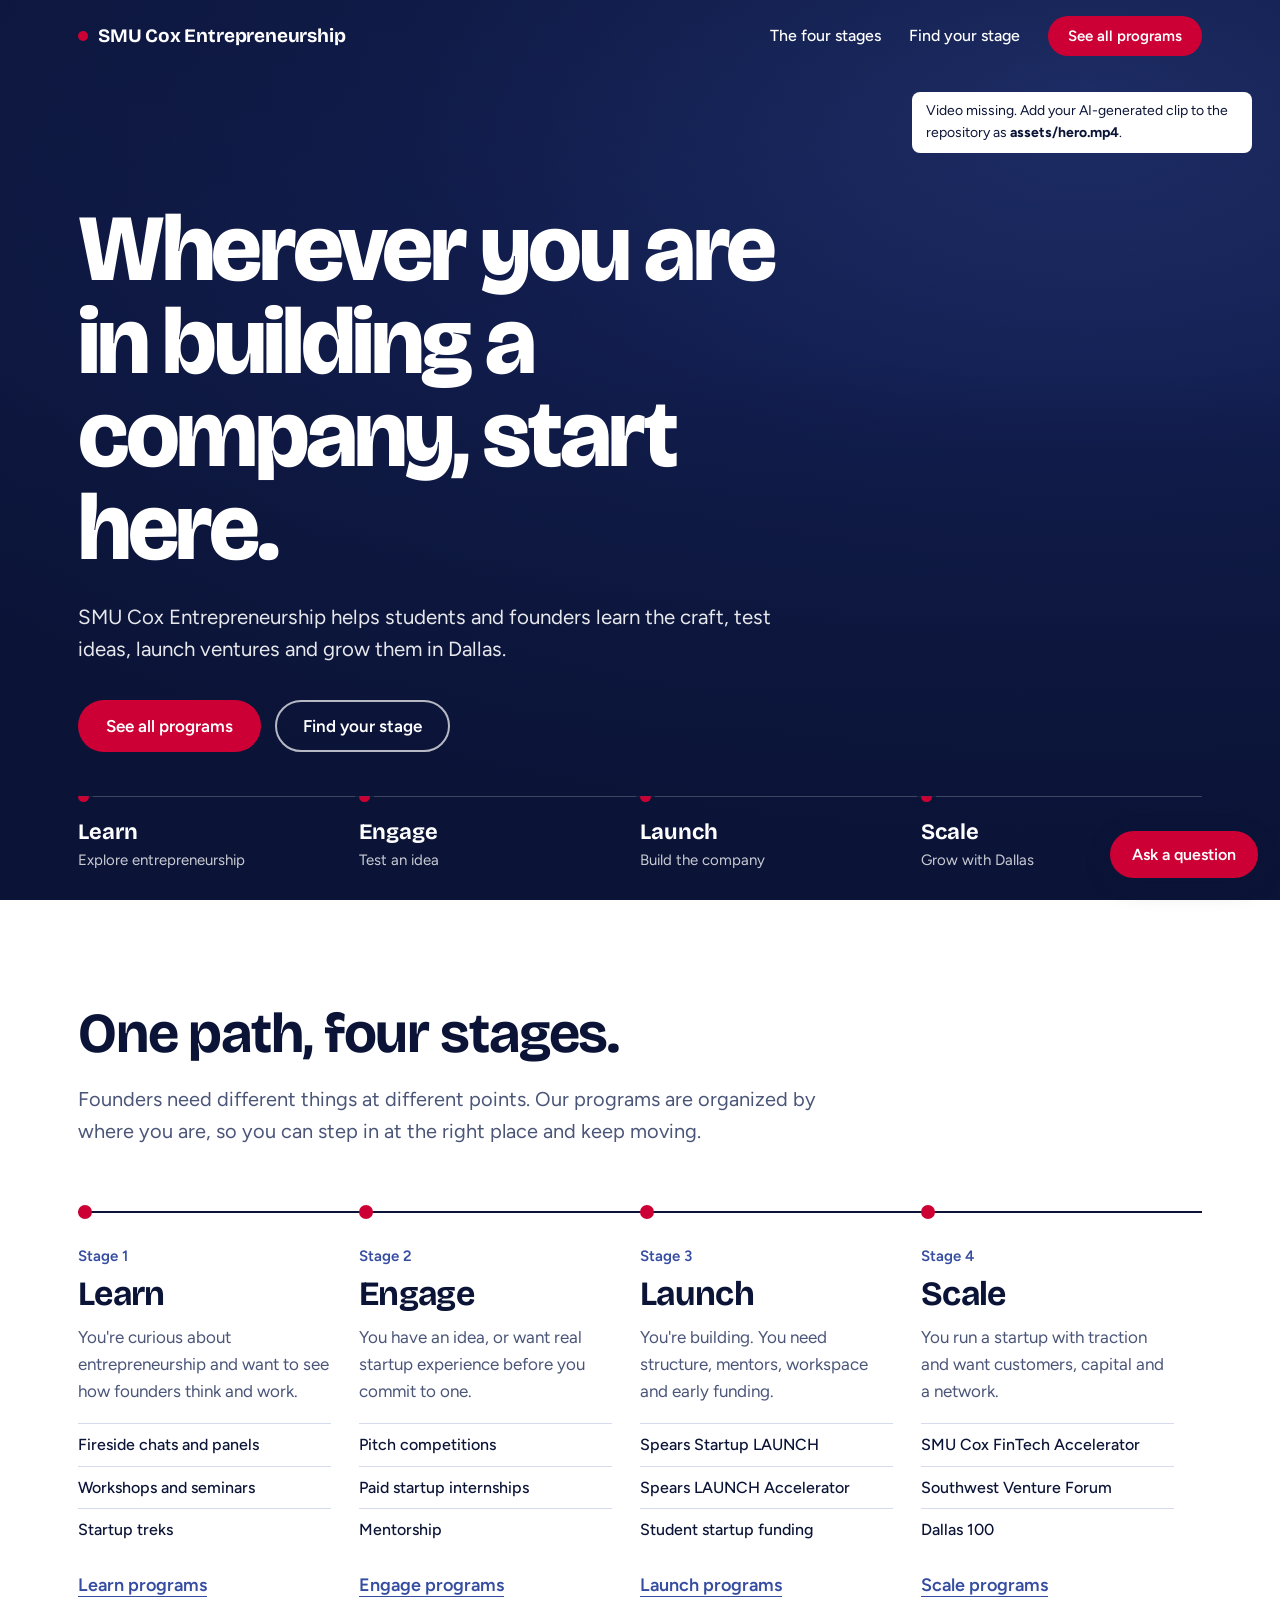
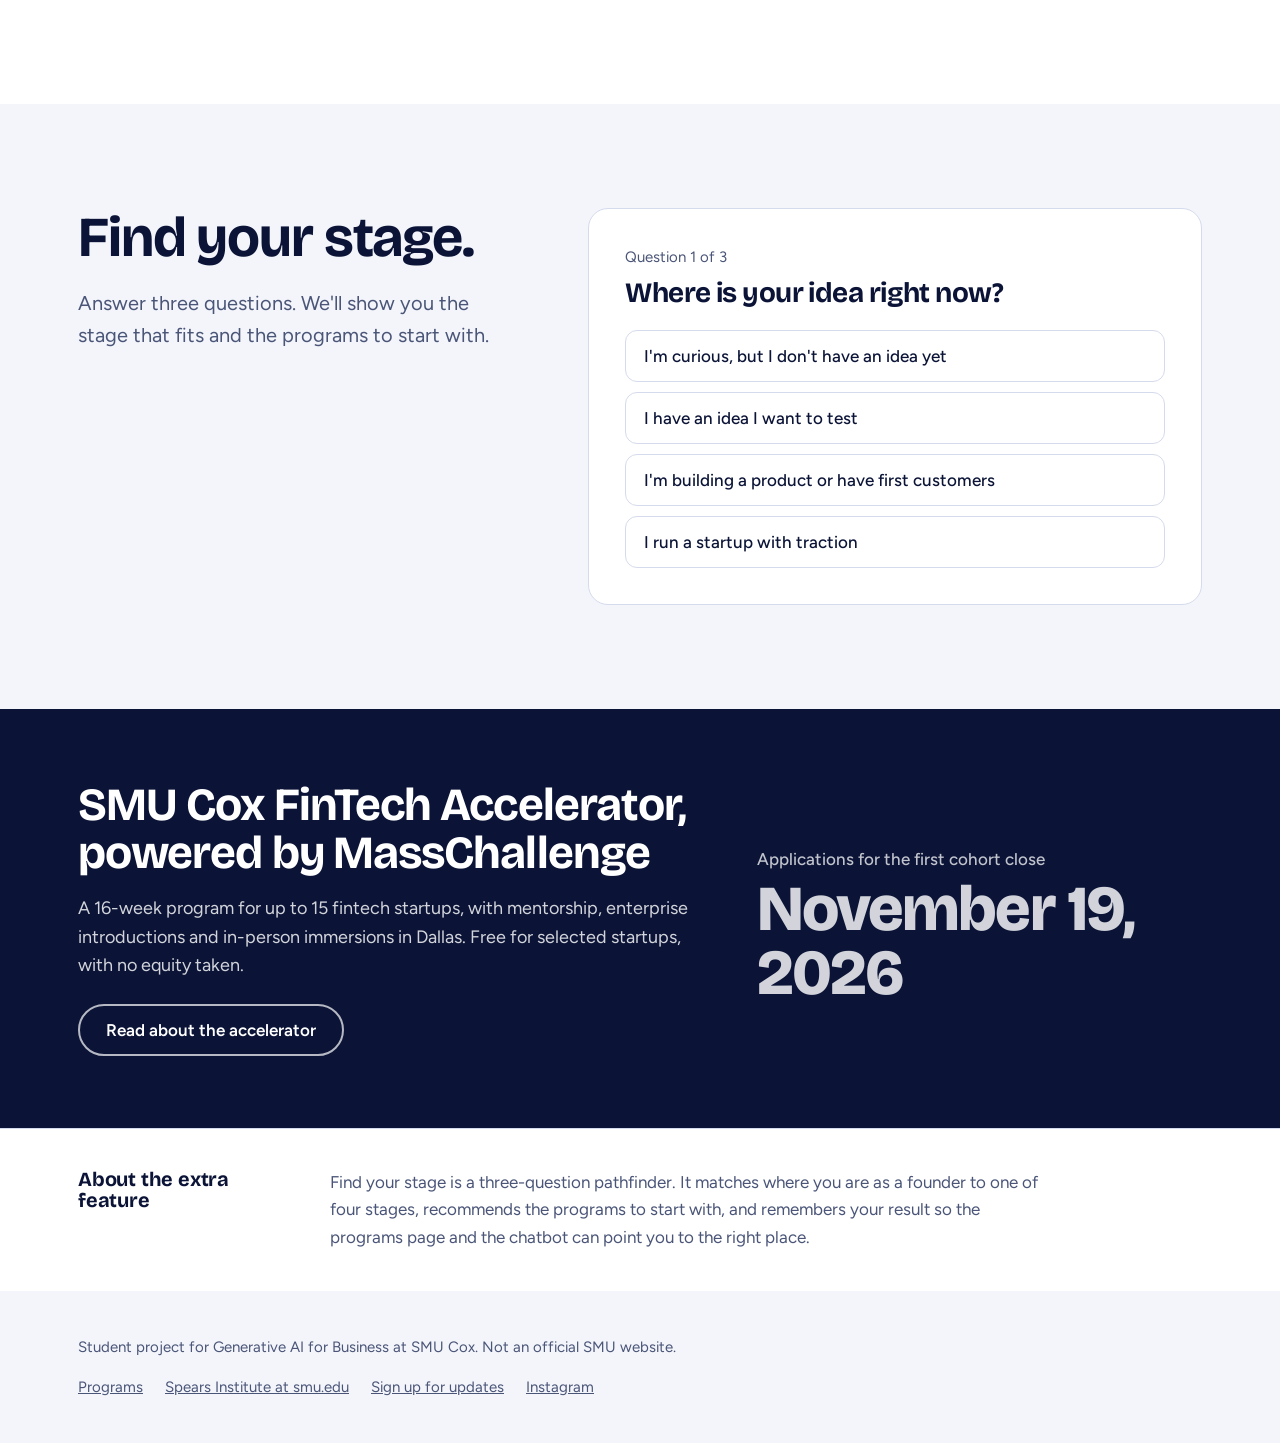
<file: index.html>
<!DOCTYPE html>
<html lang="en">
<head>
<meta charset="utf-8">
<meta name="viewport" content="width=device-width, initial-scale=1">
<title>SMU Cox Entrepreneurship</title>
<meta name="description" content="Programs, accelerators and funding for founders at every stage, from the Spears Institute for Entrepreneurial Leadership at SMU Cox.">
<link rel="preconnect" href="https://fonts.googleapis.com">
<link rel="preconnect" href="https://fonts.gstatic.com" crossorigin>
<link href="https://fonts.googleapis.com/css2?family=Bricolage+Grotesque:opsz,wght@12..96,600;12..96,700;12..96,800&family=Figtree:wght@400;500;600&display=swap" rel="stylesheet">
<link rel="stylesheet" href="styles.css">
</head>
<body>
<a class="skip" href="#main">Skip to content</a>

<header class="site-header on-dark" id="header">
  <div class="wrap">
    <a class="wordmark" href="index.html"><i></i>SMU Cox Entrepreneurship</a>
    <nav class="site-nav" aria-label="Main">
      <a href="#stages">The four stages</a>
      <a href="#finder">Find your stage</a>
      <a class="btn btn-red btn-small" href="programs.html">See all programs</a>
    </nav>
  </div>
</header>

<main id="main">
  <section class="hero" id="hero">
    <!-- REQUIRED: save your AI-generated video as assets/hero.mp4 (about 5 seconds). It autoplays, muted, on a loop. -->
    <video id="heroVideo" autoplay muted loop playsinline preload="auto" aria-hidden="true">
      <source src="assets/hero.mp4" type="video/mp4">
    </video>
    <button class="video-toggle" id="videoToggle" type="button">Pause video</button>
    <p class="video-note">Video missing. Add your AI-generated clip to the repository as <b>assets/hero.mp4</b>.</p>

    <div class="wrap hero-inner">
      <h1>Wherever you are in building a company, start here.</h1>
      <p class="lede">SMU Cox Entrepreneurship helps students and founders learn the craft, test ideas, launch ventures and grow them in Dallas.</p>
      <div class="hero-actions">
        <a class="btn btn-red" href="programs.html">See all programs</a>
        <a class="btn btn-ghost" href="#finder">Find your stage</a>
      </div>
    </div>

    <nav class="route" aria-label="Programs by stage">
      <ol>
        <li><a href="programs.html#learn"><b>Learn</b><span>Explore entrepreneurship</span></a></li>
        <li><a href="programs.html#engage"><b>Engage</b><span>Test an idea</span></a></li>
        <li><a href="programs.html#launch"><b>Launch</b><span>Build the company</span></a></li>
        <li><a href="programs.html#scale"><b>Scale</b><span>Grow with Dallas</span></a></li>
      </ol>
    </nav>
  </section>

  <section class="section" id="stages">
    <div class="wrap">
      <h2>One path, four stages.</h2>
      <p class="intro">Founders need different things at different points. Our programs are organized by where you are, so you can step in at the right place and keep moving.</p>
      <ol class="stages">
        <li>
          <span class="num">Stage 1</span>
          <h3>Learn</h3>
          <p>You're curious about entrepreneurship and want to see how founders think and work.</p>
          <ul><li>Fireside chats and panels</li><li>Workshops and seminars</li><li>Startup treks</li></ul>
          <a class="textlink" href="programs.html#learn">Learn programs</a>
        </li>
        <li>
          <span class="num">Stage 2</span>
          <h3>Engage</h3>
          <p>You have an idea, or want real startup experience before you commit to one.</p>
          <ul><li>Pitch competitions</li><li>Paid startup internships</li><li>Mentorship</li></ul>
          <a class="textlink" href="programs.html#engage">Engage programs</a>
        </li>
        <li>
          <span class="num">Stage 3</span>
          <h3>Launch</h3>
          <p>You're building. You need structure, mentors, workspace and early funding.</p>
          <ul><li>Spears Startup LAUNCH</li><li>Spears LAUNCH Accelerator</li><li>Student startup funding</li></ul>
          <a class="textlink" href="programs.html#launch">Launch programs</a>
        </li>
        <li>
          <span class="num">Stage 4</span>
          <h3>Scale</h3>
          <p>You run a startup with traction and want customers, capital and a network.</p>
          <ul><li>SMU Cox FinTech Accelerator</li><li>Southwest Venture Forum</li><li>Dallas 100</li></ul>
          <a class="textlink" href="programs.html#scale">Scale programs</a>
        </li>
      </ol>
    </div>
  </section>

  <section class="section mist" id="finder">
    <div class="wrap finder">
      <div>
        <h2>Find your stage.</h2>
        <p class="intro">Answer three questions. We'll show you the stage that fits and the programs to start with.</p>
      </div>
      <div class="finder-panel" id="finderPanel" aria-live="polite"></div>
    </div>
  </section>

  <section class="band">
    <div class="wrap">
      <div>
        <h2>SMU Cox FinTech Accelerator, powered by MassChallenge</h2>
        <p>A 16-week program for up to 15 fintech startups, with mentorship, enterprise introductions and in-person immersions in Dallas. Free for selected startups, with no equity taken.</p>
        <a class="btn btn-ghost" href="programs.html#scale">Read about the accelerator</a>
      </div>
      <p class="date"><small>Applications for the first cohort close</small>November 19, 2026</p>
    </div>
  </section>

  <section class="xfactor" aria-labelledby="xf">
    <div class="wrap">
      <h2 id="xf">About the extra feature</h2>
      <p>Find your stage is a three-question pathfinder. It matches where you are as a founder to one of four stages, recommends the programs to start with, and remembers your result so the programs page and the chatbot can point you to the right place.</p>
    </div>
  </section>
</main>

<footer class="site-footer">
  <div class="wrap">
    <p>Student project for Generative AI for Business at SMU Cox. Not an official SMU website.</p>
    <nav aria-label="Footer">
      <a href="programs.html">Programs</a>
      <a href="https://www.smu.edu/cox/centers-institutes/spears-institute-entrepreneurial-leadership">Spears Institute at smu.edu</a>
      <a href="https://spears.startuptree.co">Sign up for updates</a>
      <a href="https://www.instagram.com/smuspears">Instagram</a>
    </nav>
  </div>
</footer>

<script src="site.js"></script>
<script src="chatbot.js"></script>
</body>
</html>
</file>
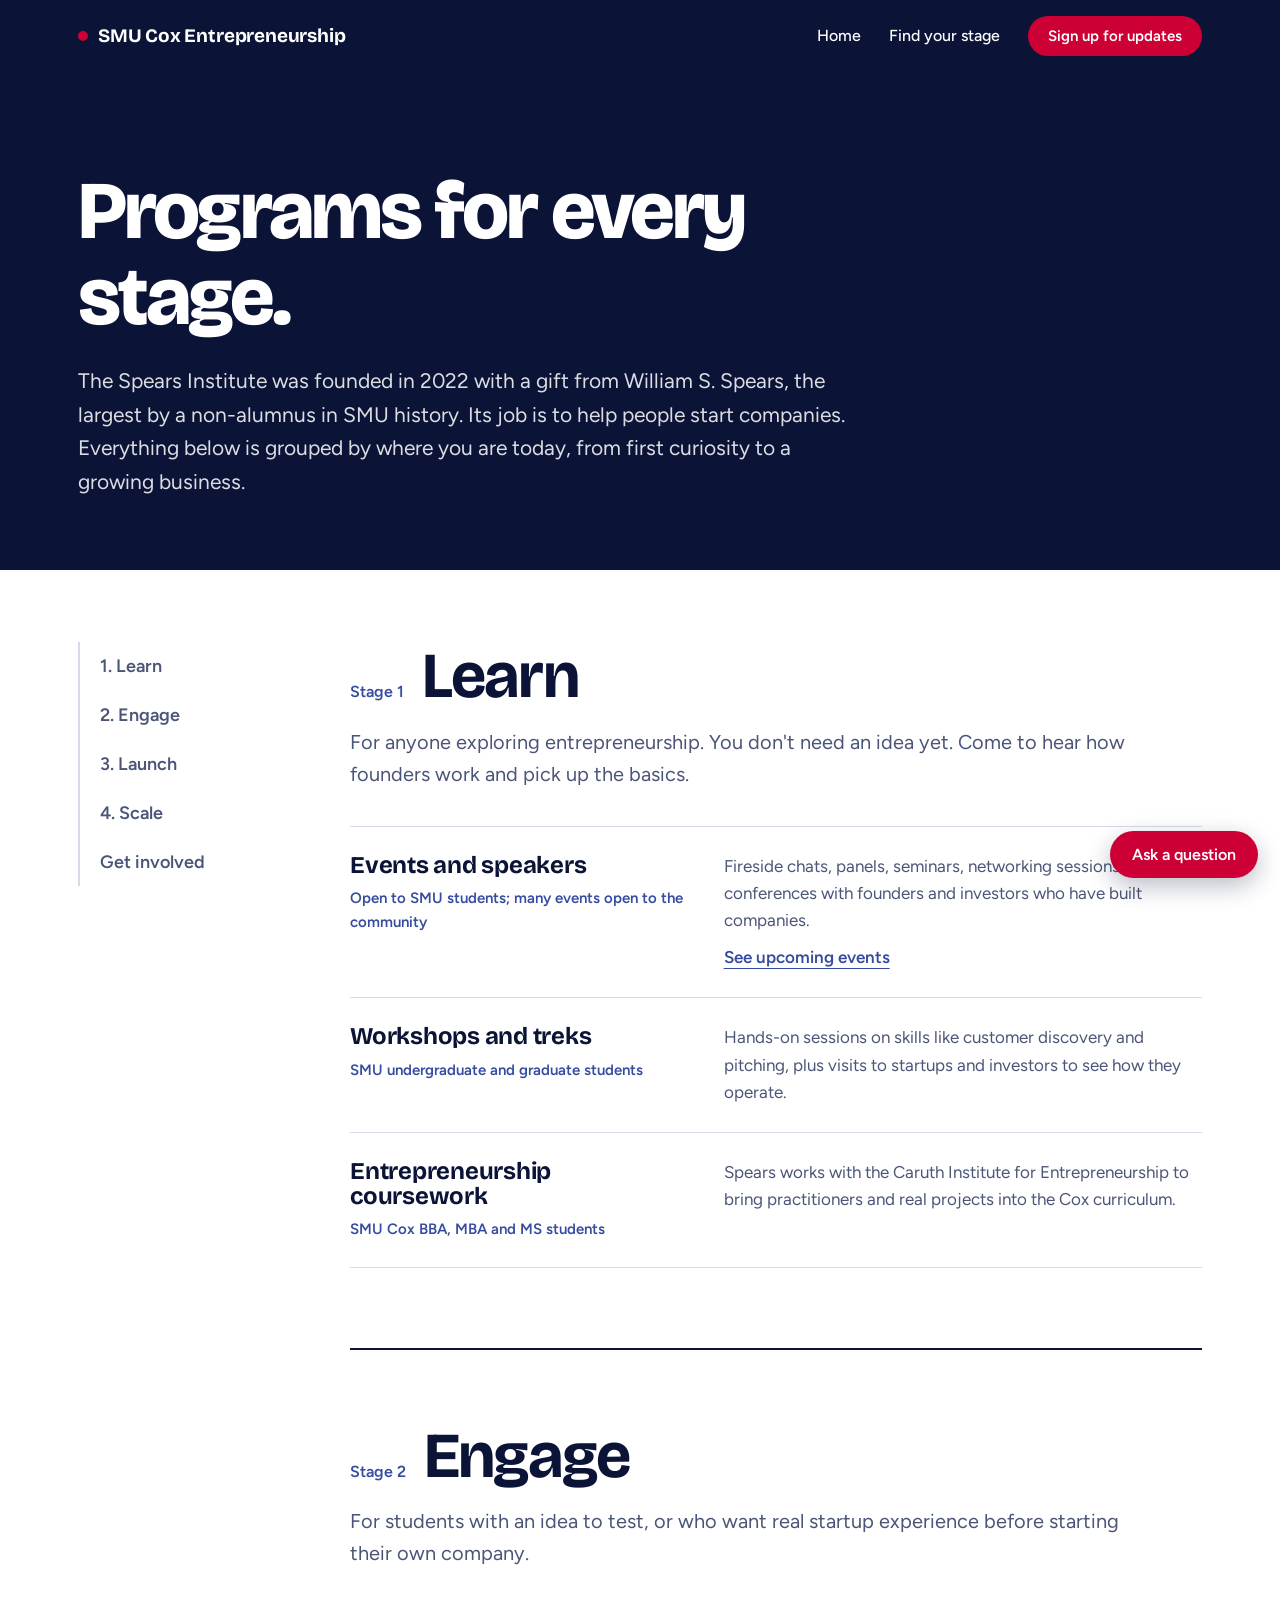
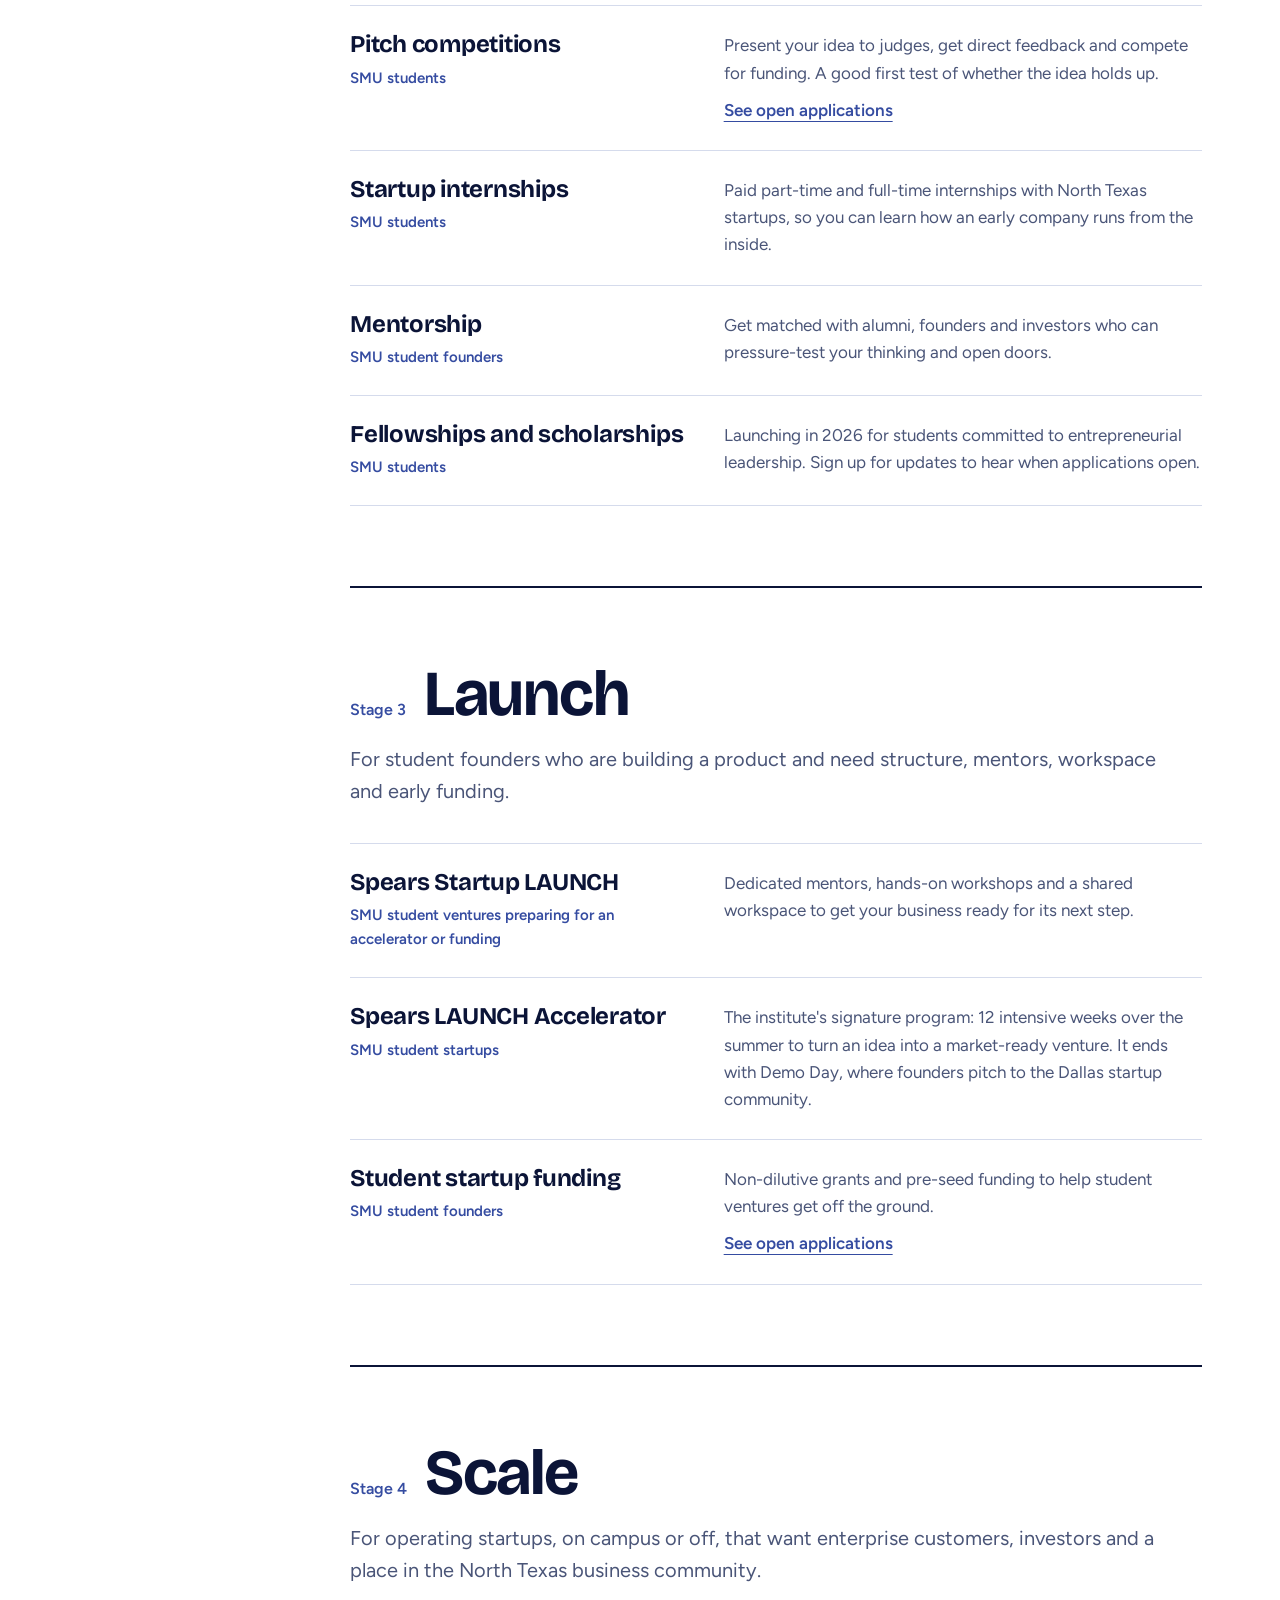
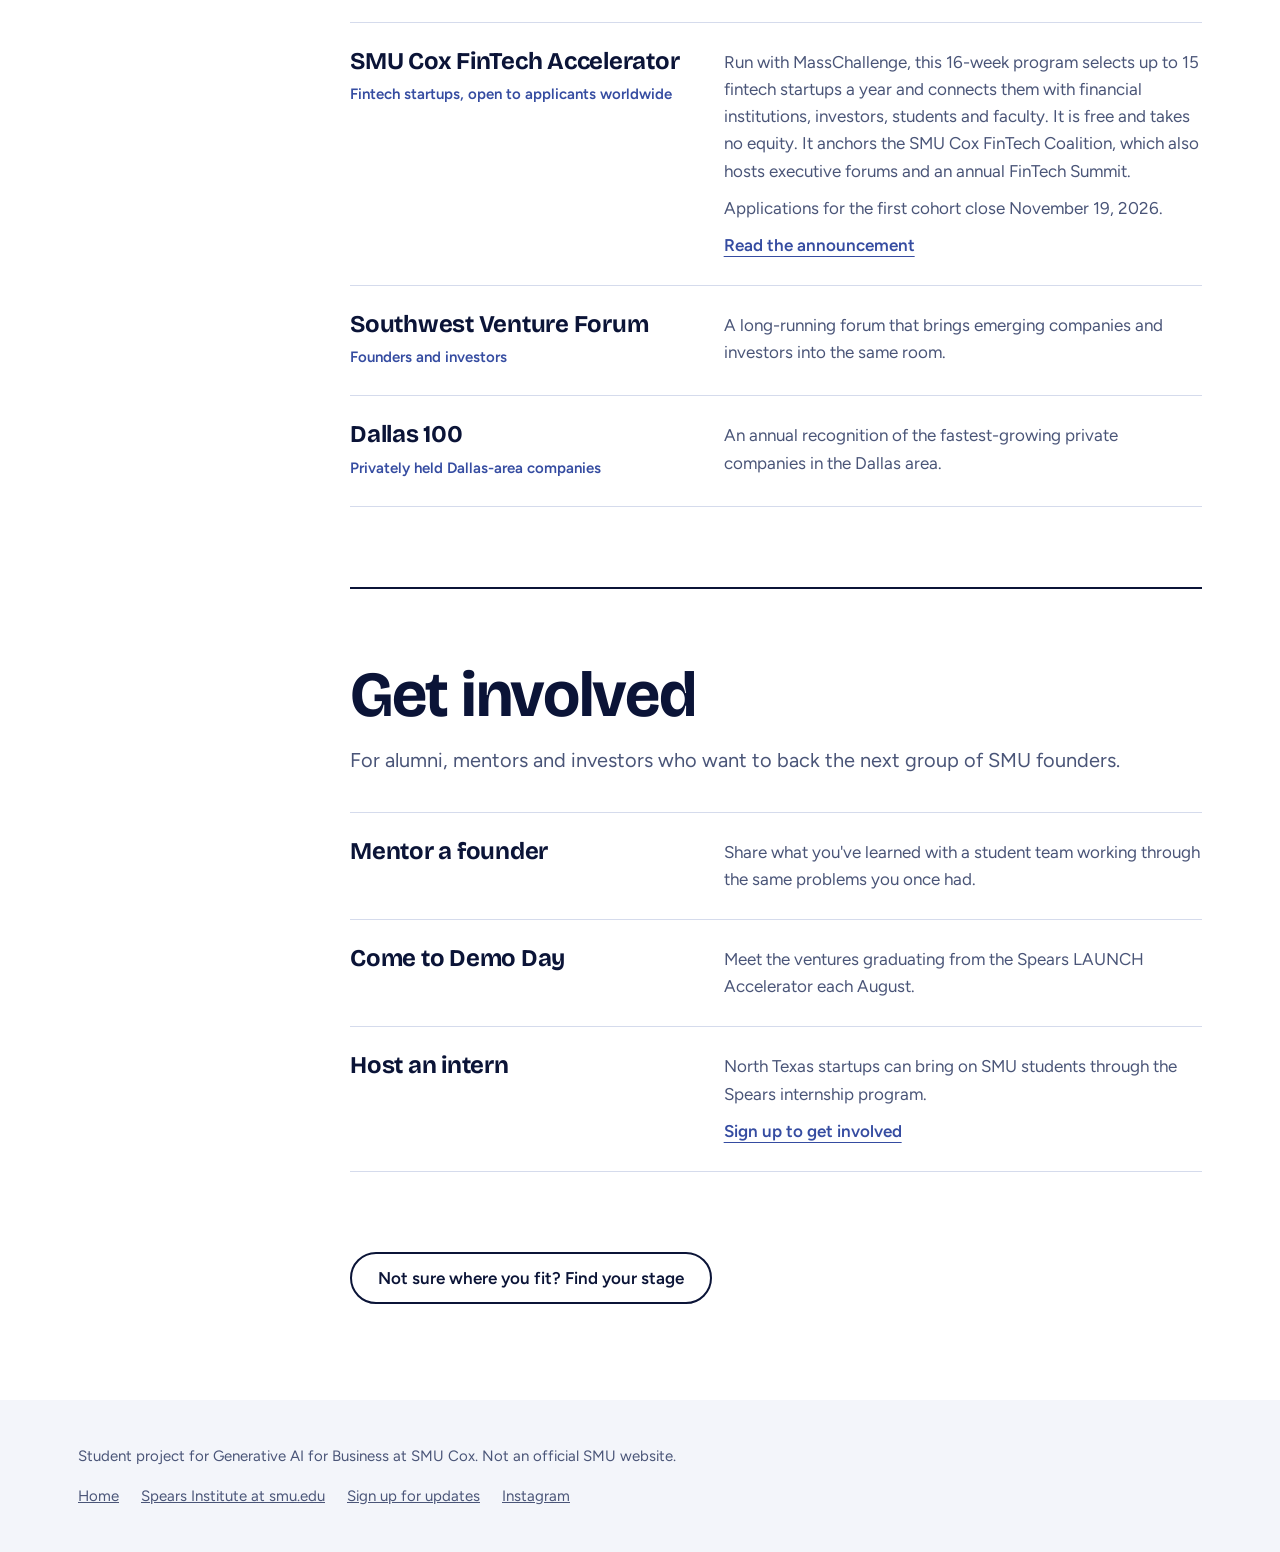
<file: programs.html>
<!DOCTYPE html>
<html lang="en">
<head>
<meta charset="utf-8">
<meta name="viewport" content="width=device-width, initial-scale=1">
<title>Programs | SMU Cox Entrepreneurship</title>
<meta name="description" content="Every Spears Institute program for founders, organized by stage: Learn, Engage, Launch and Scale.">
<link rel="preconnect" href="https://fonts.googleapis.com">
<link rel="preconnect" href="https://fonts.gstatic.com" crossorigin>
<link href="https://fonts.googleapis.com/css2?family=Bricolage+Grotesque:opsz,wght@12..96,600;12..96,700;12..96,800&family=Figtree:wght@400;500;600&display=swap" rel="stylesheet">
<link rel="stylesheet" href="styles.css">
</head>
<body>
<a class="skip" href="#main">Skip to content</a>

<header class="site-header on-dark" id="header">
  <div class="wrap">
    <a class="wordmark" href="index.html"><i></i>SMU Cox Entrepreneurship</a>
    <nav class="site-nav" aria-label="Main">
      <a href="index.html">Home</a>
      <a href="index.html#finder">Find your stage</a>
      <a class="btn btn-red btn-small" href="https://spears.startuptree.co">Sign up for updates</a>
    </nav>
  </div>
</header>

<main id="main">
  <section class="page-head">
    <div class="wrap">
      <h1>Programs for every stage.</h1>
      <p>The Spears Institute was founded in 2022 with a gift from William S. Spears, the largest by a non-alumnus in SMU history. Its job is to help people start companies. Everything below is grouped by where you are today, from first curiosity to a growing business.</p>
    </div>
  </section>

  <div class="wrap programs">
    <ul class="stage-nav" id="stageNav" aria-label="Stages">
      <li><a href="#learn" data-stage="learn">1. Learn</a></li>
      <li><a href="#engage" data-stage="engage">2. Engage</a></li>
      <li><a href="#launch" data-stage="launch">3. Launch</a></li>
      <li><a href="#scale" data-stage="scale">4. Scale</a></li>
      <li><a href="#involved" data-stage="involved">Get involved</a></li>
    </ul>

    <div>
      <section class="stage" id="learn" data-stage="learn">
        <div class="stage-top"><span class="num">Stage 1</span><h2>Learn</h2><span class="yours">Your stage</span></div>
        <p>For anyone exploring entrepreneurship. You don't need an idea yet. Come to hear how founders work and pick up the basics.</p>
        <div class="rows">
          <div class="row"><div><h3>Events and speakers</h3><p class="for">Open to SMU students; many events open to the community</p></div><div><p>Fireside chats, panels, seminars, networking sessions and conferences with founders and investors who have built companies.</p><p><a class="textlink" href="https://spears.startuptree.co/discover/events">See upcoming events</a></p></div></div>
          <div class="row"><div><h3>Workshops and treks</h3><p class="for">SMU undergraduate and graduate students</p></div><div><p>Hands-on sessions on skills like customer discovery and pitching, plus visits to startups and investors to see how they operate.</p></div></div>
          <div class="row"><div><h3>Entrepreneurship coursework</h3><p class="for">SMU Cox BBA, MBA and MS students</p></div><div><p>Spears works with the Caruth Institute for Entrepreneurship to bring practitioners and real projects into the Cox curriculum.</p></div></div>
        </div>
      </section>

      <section class="stage" id="engage" data-stage="engage">
        <div class="stage-top"><span class="num">Stage 2</span><h2>Engage</h2><span class="yours">Your stage</span></div>
        <p>For students with an idea to test, or who want real startup experience before starting their own company.</p>
        <div class="rows">
          <div class="row"><div><h3>Pitch competitions</h3><p class="for">SMU students</p></div><div><p>Present your idea to judges, get direct feedback and compete for funding. A good first test of whether the idea holds up.</p><p><a class="textlink" href="https://spears.startuptree.co/discover/applications">See open applications</a></p></div></div>
          <div class="row"><div><h3>Startup internships</h3><p class="for">SMU students</p></div><div><p>Paid part-time and full-time internships with North Texas startups, so you can learn how an early company runs from the inside.</p></div></div>
          <div class="row"><div><h3>Mentorship</h3><p class="for">SMU student founders</p></div><div><p>Get matched with alumni, founders and investors who can pressure-test your thinking and open doors.</p></div></div>
          <div class="row"><div><h3>Fellowships and scholarships</h3><p class="for">SMU students</p></div><div><p>Launching in 2026 for students committed to entrepreneurial leadership. Sign up for updates to hear when applications open.</p></div></div>
        </div>
      </section>

      <section class="stage" id="launch" data-stage="launch">
        <div class="stage-top"><span class="num">Stage 3</span><h2>Launch</h2><span class="yours">Your stage</span></div>
        <p>For student founders who are building a product and need structure, mentors, workspace and early funding.</p>
        <div class="rows">
          <div class="row"><div><h3>Spears Startup LAUNCH</h3><p class="for">SMU student ventures preparing for an accelerator or funding</p></div><div><p>Dedicated mentors, hands-on workshops and a shared workspace to get your business ready for its next step.</p></div></div>
          <div class="row"><div><h3>Spears LAUNCH Accelerator</h3><p class="for">SMU student startups</p></div><div><p>The institute's signature program: 12 intensive weeks over the summer to turn an idea into a market-ready venture. It ends with Demo Day, where founders pitch to the Dallas startup community.</p></div></div>
          <div class="row"><div><h3>Student startup funding</h3><p class="for">SMU student founders</p></div><div><p>Non-dilutive grants and pre-seed funding to help student ventures get off the ground.</p><p><a class="textlink" href="https://spears.startuptree.co/discover/applications">See open applications</a></p></div></div>
        </div>
      </section>

      <section class="stage" id="scale" data-stage="scale">
        <div class="stage-top"><span class="num">Stage 4</span><h2>Scale</h2><span class="yours">Your stage</span></div>
        <p>For operating startups, on campus or off, that want enterprise customers, investors and a place in the North Texas business community.</p>
        <div class="rows">
          <div class="row"><div><h3>SMU Cox FinTech Accelerator</h3><p class="for">Fintech startups, open to applicants worldwide</p></div><div><p>Run with MassChallenge, this 16-week program selects up to 15 fintech startups a year and connects them with financial institutions, investors, students and faculty. It is free and takes no equity. It anchors the SMU Cox FinTech Coalition, which also hosts executive forums and an annual FinTech Summit.</p><p>Applications for the first cohort close November 19, 2026.</p><p><a class="textlink" href="https://www.smu.edu/cox/at-smu-cox/press-releases/2026-09-16-mass-challenge-launch">Read the announcement</a></p></div></div>
          <div class="row"><div><h3>Southwest Venture Forum</h3><p class="for">Founders and investors</p></div><div><p>A long-running forum that brings emerging companies and investors into the same room.</p></div></div>
          <div class="row"><div><h3>Dallas 100</h3><p class="for">Privately held Dallas-area companies</p></div><div><p>An annual recognition of the fastest-growing private companies in the Dallas area.</p></div></div>
        </div>
      </section>

      <section class="stage" id="involved" data-stage="involved">
        <div class="stage-top"><h2>Get involved</h2><span class="yours">Your match</span></div>
        <p>For alumni, mentors and investors who want to back the next group of SMU founders.</p>
        <div class="rows">
          <div class="row"><div><h3>Mentor a founder</h3></div><div><p>Share what you've learned with a student team working through the same problems you once had.</p></div></div>
          <div class="row"><div><h3>Come to Demo Day</h3></div><div><p>Meet the ventures graduating from the Spears LAUNCH Accelerator each August.</p></div></div>
          <div class="row"><div><h3>Host an intern</h3></div><div><p>North Texas startups can bring on SMU students through the Spears internship program.</p><p><a class="textlink" href="https://spears.startuptree.co">Sign up to get involved</a></p></div></div>
        </div>
      </section>

      <p><a class="btn btn-line" href="index.html#finder">Not sure where you fit? Find your stage</a></p>
    </div>
  </div>
</main>

<footer class="site-footer">
  <div class="wrap">
    <p>Student project for Generative AI for Business at SMU Cox. Not an official SMU website.</p>
    <nav aria-label="Footer">
      <a href="index.html">Home</a>
      <a href="https://www.smu.edu/cox/centers-institutes/spears-institute-entrepreneurial-leadership">Spears Institute at smu.edu</a>
      <a href="https://spears.startuptree.co">Sign up for updates</a>
      <a href="https://www.instagram.com/smuspears">Instagram</a>
    </nav>
  </div>
</footer>

<script src="site.js"></script>
<script src="chatbot.js"></script>
</body>
</html>
</file>
<file: styles.css>
/* SMU Cox Entrepreneurship — class project site
   Palette: SMU blue and red on white, deep navy for dark surfaces. */
:root{
  --navy:#0B1437; --blue:#354CA1; --red:#CC0035; --sky:#E3E9F8; --mist:#F3F5FA; --white:#fff;
  --text:#0B1437; --muted:#4A5578; --line:#D5DBEC;
  --display:"Bricolage Grotesque",system-ui,sans-serif;
  --body:"Figtree",system-ui,sans-serif;
  --wrap:1180px;
}
*{box-sizing:border-box}
html{scroll-behavior:smooth;scroll-padding-top:88px}
body{margin:0;font-family:var(--body);font-size:18px;line-height:1.6;color:var(--text);background:var(--white);-webkit-font-smoothing:antialiased}
img,video{max-width:100%;display:block}
a{color:inherit}
h1,h2,h3{font-family:var(--display);line-height:1.05;letter-spacing:-.02em;margin:0;font-weight:700}
p{margin:0}
:focus-visible{outline:3px solid var(--red);outline-offset:3px;border-radius:4px}
.wrap{max-width:var(--wrap);margin:0 auto;padding:0 28px}
.skip{position:absolute;left:-999px;top:0;background:var(--white);padding:10px 16px;z-index:100}
.skip:focus{left:12px;top:12px}

/* Header */
.site-header{position:fixed;inset:0 0 auto 0;z-index:40;transition:background .2s,box-shadow .2s}
.site-header .wrap{display:flex;align-items:center;justify-content:space-between;height:72px}
.wordmark{white-space:nowrap;font-family:var(--display);font-weight:700;font-size:19px;letter-spacing:-.01em;text-decoration:none;display:flex;align-items:center;gap:10px}
.wordmark i{width:10px;height:10px;border-radius:50%;background:var(--red);display:block}
.site-nav{display:flex;align-items:center;gap:28px;font-size:16px;font-weight:500}
.site-nav a{text-decoration:none}
.site-nav a:hover{text-decoration:underline;text-underline-offset:5px}
.site-header.on-dark{color:var(--white)}
.site-header.solid{background:rgba(255,255,255,.94);backdrop-filter:blur(10px);color:var(--text);box-shadow:0 1px 0 var(--line)}

/* Buttons */
.btn{display:inline-block;font:600 17px var(--body);padding:14px 26px;border-radius:999px;text-decoration:none;border:2px solid transparent;cursor:pointer;transition:background .15s,color .15s,border-color .15s}
.btn-red{background:var(--red);color:var(--white)}
.btn-red:hover{background:#A8002C}
.btn-ghost{border-color:rgba(255,255,255,.7);color:var(--white)}
.btn-ghost:hover{background:var(--white);color:var(--navy)}
.btn-line{border-color:var(--navy);color:var(--navy);background:transparent}
.btn-line:hover{background:var(--navy);color:var(--white)}
.btn-small{padding:9px 18px;font-size:15px}

/* Hero */
.hero{position:relative;min-height:100svh;display:flex;flex-direction:column;justify-content:flex-end;color:var(--white);background:var(--navy);overflow:hidden}
.hero video{position:absolute;inset:0;width:100%;height:100%;object-fit:cover}
.hero::after{content:"";position:absolute;inset:0;background:linear-gradient(180deg,rgba(11,20,55,.62) 0%,rgba(11,20,55,.45) 40%,rgba(11,20,55,.92) 100%)}
.hero.no-video{background:radial-gradient(120% 90% at 85% 10%,#354CA1 0%,#16245F 45%,#0B1437 100%)}
.hero.no-video video{display:none}
.hero-inner{position:relative;z-index:2;width:100%;padding-top:140px;padding-bottom:44px}
.hero h1{font-size:clamp(44px,7.4vw,104px);font-weight:800;max-width:13ch;letter-spacing:-.035em;line-height:.98}
.hero p.lede{font-size:clamp(18px,1.6vw,22px);max-width:54ch;margin-top:26px;color:rgba(255,255,255,.9)}
.hero-actions{display:flex;flex-wrap:wrap;gap:14px;margin-top:34px}
.video-toggle{position:absolute;z-index:3;right:28px;top:92px;background:rgba(11,20,55,.55);color:var(--white);border:1px solid rgba(255,255,255,.4);border-radius:999px;font:500 14px var(--body);padding:7px 14px;cursor:pointer}
.video-note{display:none;position:absolute;z-index:3;right:28px;top:92px;background:var(--white);color:var(--navy);font-size:14px;padding:8px 14px;border-radius:8px;max-width:340px}
.hero.no-video .video-note{display:block}
.hero.no-video .video-toggle{display:none}

/* Route: the four stages as stops on one line */
.route{position:relative;z-index:2}
.route li{border-top:1px solid rgba(255,255,255,.28)}
.route ol{list-style:none;margin:0 auto;padding:0 28px;max-width:var(--wrap);display:grid;grid-template-columns:repeat(4,1fr)}
.route a{display:block;text-decoration:none;padding:22px 20px 26px 0;position:relative}
.route a::before{content:"";position:absolute;top:-6px;left:0;width:11px;height:11px;border-radius:50%;background:var(--red);box-shadow:0 0 0 4px rgba(11,20,55,.9)}
.route b{font:700 22px var(--display);display:block}
.route span{font-size:15px;color:rgba(255,255,255,.78)}
.route a:hover b{text-decoration:underline;text-underline-offset:5px}
@media (prefers-reduced-motion:no-preference){
  .route{clip-path:inset(0 100% 0 0);animation:draw 1.1s .35s cubic-bezier(.6,0,.2,1) forwards}
  @keyframes draw{to{clip-path:inset(0 0 0 0)}}
}

/* Sections */
.section{padding:104px 0}
.section.mist{background:var(--mist)}
.section h2{font-size:clamp(34px,4.4vw,58px);max-width:18ch}
.section .intro{font-size:20px;color:var(--muted);max-width:60ch;margin-top:20px}

/* Stage overview */
.stages{list-style:none;padding:0;margin:64px 0 0;display:grid;grid-template-columns:repeat(4,1fr);border-top:2px solid var(--navy)}
.stages li{padding:28px 28px 0 0;position:relative}
.stages li::before{content:"";position:absolute;top:-8px;left:0;width:14px;height:14px;border-radius:50%;background:var(--red)}
.stages .num{font:600 15px var(--body);color:var(--blue)}
.stages h3{font-size:34px;margin:6px 0 12px}
.stages p{font-size:17px;color:var(--muted)}
.stages ul{margin:18px 0 20px;padding:0;list-style:none;font-size:16px;font-weight:500}
.stages ul li{padding:8px 0;border-top:1px solid var(--line)}
.stages ul li::before{display:none}
.textlink{font-weight:600;color:var(--blue);text-underline-offset:5px}
.textlink:hover{color:var(--red)}

/* Pathfinder */
.finder{display:grid;grid-template-columns:5fr 7fr;gap:72px;align-items:start}
.finder-panel{background:var(--white);border:1px solid var(--line);border-radius:20px;padding:36px;min-height:380px}
.finder-progress{font-size:15px;color:var(--muted);margin-bottom:10px}
.finder-panel h3{font-size:28px;margin-bottom:22px}
.choices{display:grid;gap:10px}
.choice{font:500 17px var(--body);text-align:left;padding:15px 18px;border:1.5px solid var(--line);border-radius:12px;background:var(--white);color:var(--text);cursor:pointer;transition:border-color .12s,background .12s}
.choice:hover{border-color:var(--blue);background:var(--sky)}
.result-stage{font:800 clamp(48px,6vw,76px) var(--display);letter-spacing:-.03em;color:var(--red);line-height:1}
.result p{margin:14px 0 0;color:var(--muted)}
.result ul{margin:20px 0 26px;padding:0;list-style:none}
.result ul li{padding:11px 0;border-top:1px solid var(--line);font-weight:500}
.result .actions{display:flex;flex-wrap:wrap;gap:12px;align-items:center}
.linkbtn{background:none;border:0;padding:0;font:600 16px var(--body);color:var(--blue);text-decoration:underline;text-underline-offset:5px;cursor:pointer}

/* Deadline band */
.band{background:var(--navy);color:var(--white);padding:72px 0}
.band .wrap{display:grid;grid-template-columns:7fr 5fr;gap:56px;align-items:center}
.band h2{font-size:clamp(30px,3.6vw,46px)}
.band p{margin-top:16px;color:rgba(255,255,255,.82);max-width:56ch}
.band .date{font:800 clamp(40px,5vw,68px) var(--display);letter-spacing:-.03em;line-height:1}
.band .date small{display:block;font:500 17px var(--body);letter-spacing:0;color:rgba(255,255,255,.75);margin-bottom:8px}
.band .btn{margin-top:24px}

/* X-factor note + footer */
.xfactor{border-top:1px solid var(--line);padding:40px 0}
.xfactor .wrap{display:grid;grid-template-columns:220px 1fr;gap:32px}
.xfactor h2{font-size:20px;letter-spacing:-.01em}
.xfactor p{font-size:17px;color:var(--muted);max-width:66ch}
.site-footer{background:var(--mist);padding:44px 0;font-size:15px;color:var(--muted)}
.site-footer .wrap{display:flex;flex-wrap:wrap;gap:16px 40px;justify-content:space-between}
.site-footer nav{display:flex;flex-wrap:wrap;gap:22px}

/* Programs page */
.page-head{padding:168px 0 72px;background:var(--navy);color:var(--white)}
.page-head h1{font-size:clamp(44px,6.4vw,88px);font-weight:800;letter-spacing:-.035em;max-width:14ch}
.page-head p{font-size:21px;max-width:60ch;margin-top:24px;color:rgba(255,255,255,.86)}
.programs{display:grid;grid-template-columns:200px 1fr;gap:72px;padding-top:72px;padding-bottom:96px}
.stage-nav{position:sticky;top:104px;align-self:start;border-left:2px solid var(--line);list-style:none;margin:0;padding:0}
.stage-nav a{display:block;padding:10px 0 10px 20px;margin-left:-2px;border-left:2px solid transparent;text-decoration:none;font-weight:600;color:var(--muted)}
.stage-nav a:hover{color:var(--text)}
.stage-nav a.mine{border-left-color:var(--red);color:var(--text)}
.stage{padding:0 0 80px}
.stage + .stage{padding-top:72px;border-top:2px solid var(--navy)}
.stage-top{display:flex;align-items:baseline;gap:18px;flex-wrap:wrap}
.stage-top .num{font:600 16px var(--body);color:var(--blue)}
.stage h2{font-size:clamp(40px,5vw,64px)}
.yours{display:none;background:var(--red);color:var(--white);font-size:14px;font-weight:600;padding:4px 12px;border-radius:999px}
.stage.mine .yours{display:inline-block}
.stage > p{font-size:20px;color:var(--muted);max-width:62ch;margin-top:16px}
.rows{margin-top:36px;border-top:1px solid var(--line)}
.row{display:grid;grid-template-columns:5fr 7fr;gap:32px;padding:26px 0;border-bottom:1px solid var(--line)}
.row h3{font-size:24px;letter-spacing:-.01em}
.row .for{font-size:15px;color:var(--blue);font-weight:600;margin-top:8px}
.row p{color:var(--muted);font-size:17px}
.row p + p{margin-top:10px}

@media (max-width:900px){
  body{font-size:17px}
  .site-nav a:not(.btn){display:none}
  .route ol,.stages{grid-template-columns:1fr 1fr}
  .stages{row-gap:44px}
  .finder,.band .wrap,.xfactor .wrap,.programs,.row{grid-template-columns:1fr;gap:28px}
  .stage-nav{position:static;display:flex;border-left:0;border-bottom:2px solid var(--line);gap:20px;overflow-x:auto}
  .stage-nav a{padding:10px 0;border-left:0;margin:0 0 -2px;border-bottom:2px solid transparent}
  .stage-nav a.mine{border-bottom-color:var(--red)}
  .section{padding:72px 0}
  .row{gap:10px}
}
@media (max-width:520px){
  .site-nav{display:none}
  .chat-launch{padding:11px 16px;font-size:15px;right:14px;bottom:14px}
  .chat-panel{right:14px;bottom:68px}
  .hero-inner{padding-top:120px}
  .video-toggle,.video-note{top:76px;right:14px}
  .route span{display:none}
  .route a{padding:18px 8px 20px 0}
  .route b{font-size:18px}
  .stages{grid-template-columns:1fr}
  .finder-panel{padding:24px}
}

/* Chatbot */
.chat-launch{position:fixed;right:22px;bottom:22px;z-index:60;background:var(--red);color:var(--white);border:0;border-radius:999px;padding:14px 22px;font:600 16px var(--body);cursor:pointer;box-shadow:0 8px 24px rgba(11,20,55,.28)}
.chat-launch:hover{background:#A8002C}
.chat-panel{position:fixed;right:22px;bottom:86px;z-index:60;width:min(390px,calc(100vw - 28px));height:min(560px,calc(100svh - 120px));background:var(--white);border:1px solid var(--line);border-radius:18px;box-shadow:0 24px 60px rgba(11,20,55,.3);display:none;flex-direction:column;overflow:hidden}
.chat-panel.open{display:flex}
.chat-head{background:var(--navy);color:var(--white);padding:14px 18px;display:flex;justify-content:space-between;align-items:center}
.chat-head b{font:700 18px var(--display)}
.chat-head span{display:block;font-size:13px;color:rgba(255,255,255,.75)}
.chat-close{background:none;border:0;color:var(--white);font-size:26px;line-height:1;cursor:pointer;padding:4px 8px}
.chat-log{flex:1;overflow-y:auto;padding:16px;display:flex;flex-direction:column;gap:10px;background:var(--mist)}
.msg{max-width:86%;padding:10px 14px;border-radius:14px;font-size:15.5px;line-height:1.45}
.msg.bot{background:var(--white);border:1px solid var(--line);align-self:flex-start;border-bottom-left-radius:4px}
.msg.user{background:var(--blue);color:var(--white);align-self:flex-end;border-bottom-right-radius:4px}
.msg a{color:var(--blue);font-weight:600}
.chat-chips{display:flex;flex-wrap:wrap;gap:6px;padding:10px 14px 0;background:var(--white)}
.chat-chips button{font:500 13.5px var(--body);border:1px solid var(--line);background:var(--white);color:var(--text);border-radius:999px;padding:6px 12px;cursor:pointer}
.chat-chips button:hover{border-color:var(--blue);background:var(--sky)}
.chat-form{display:flex;gap:8px;padding:12px 14px 14px;background:var(--white)}
.chat-form input{flex:1;font:400 16px var(--body);padding:11px 14px;border:1.5px solid var(--line);border-radius:999px;min-width:0}
.chat-form button{font:600 15px var(--body);background:var(--navy);color:var(--white);border:0;border-radius:999px;padding:0 18px;cursor:pointer}
.chat-panel iframe{flex:1;border:0;width:100%}
</file>
